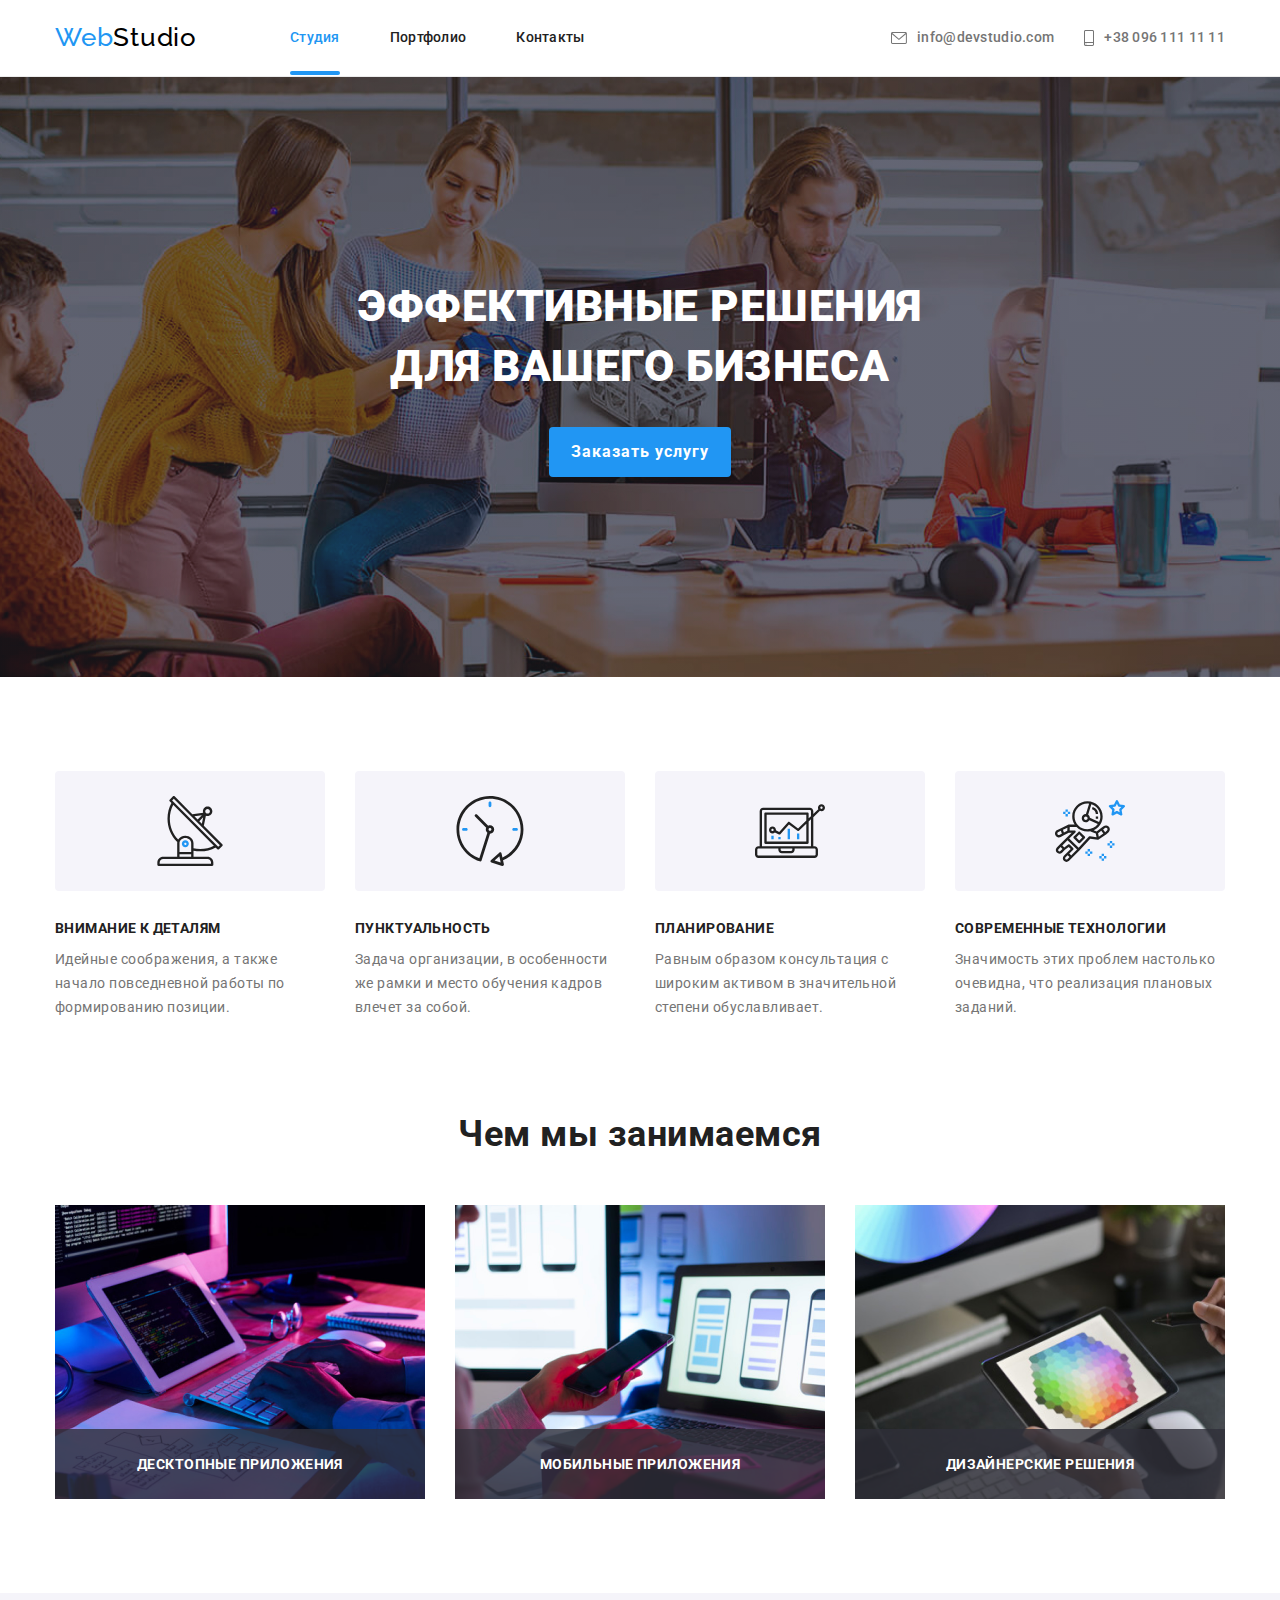
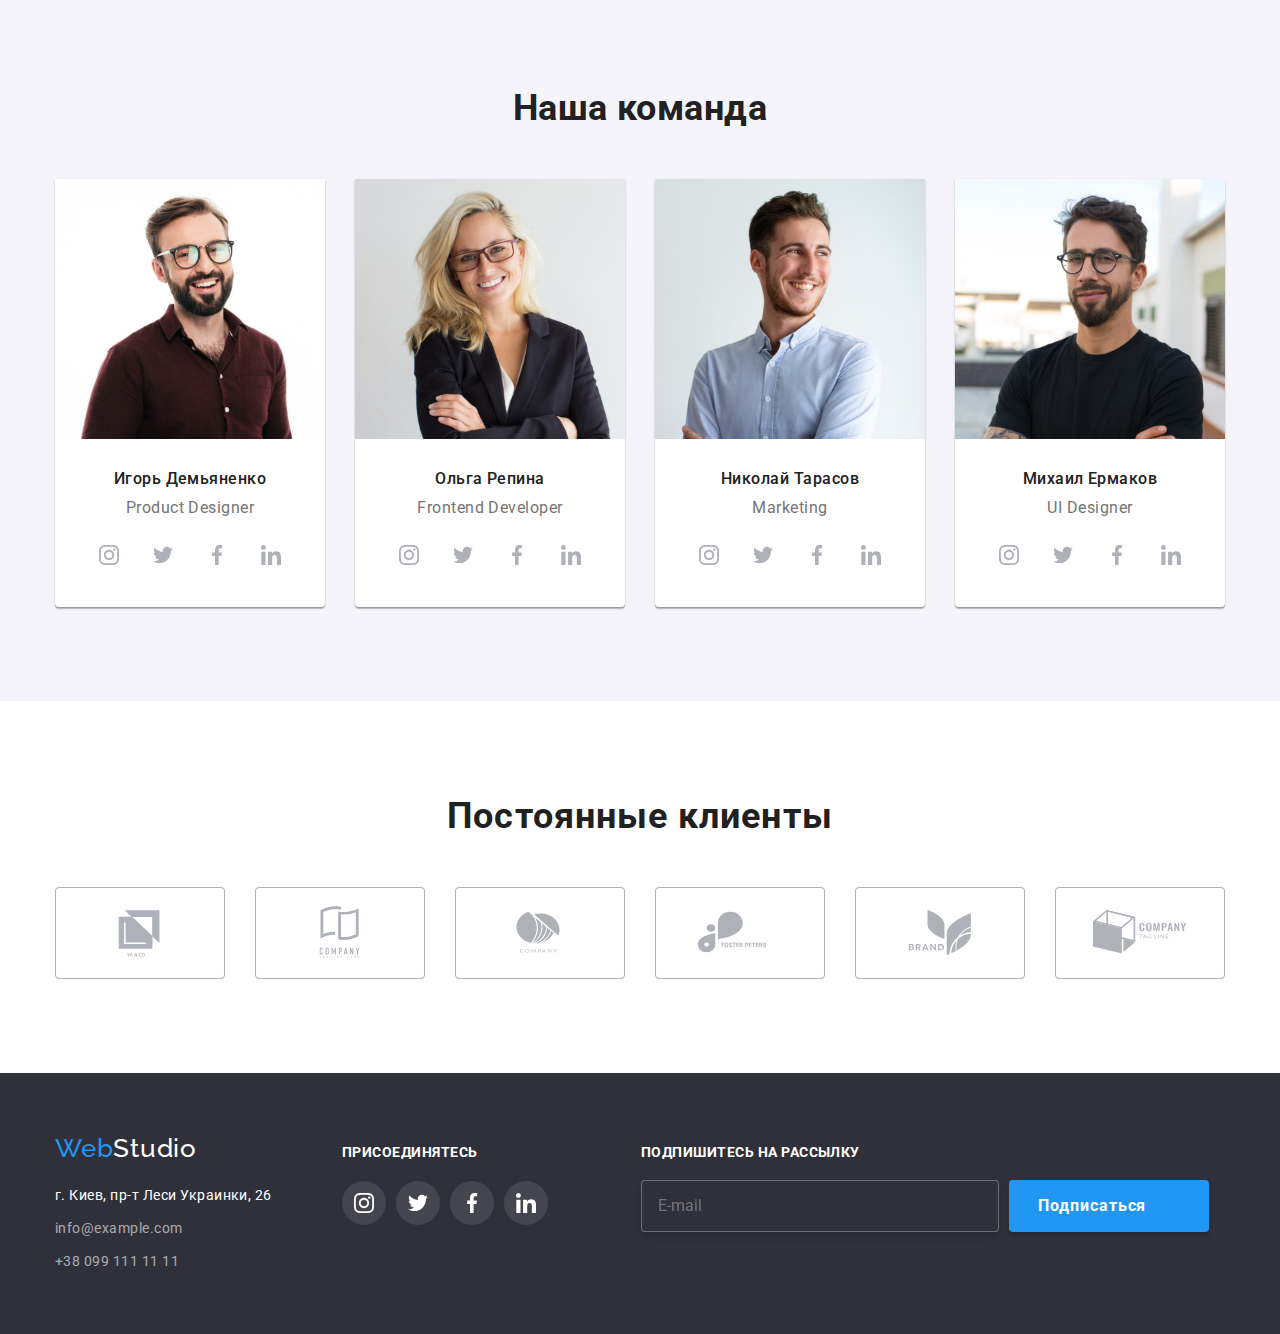
<file: index.html>
<!DOCTYPE html>
<html lang="ru">
  <head>
    <meta charset="UTF-8" />
    <meta http-equiv="X-UA-Compatible" content="IE=edge" />
    <meta name="viewport" content="width=device-width, initial-scale=1.0" />
    <link rel="preconnect" href="https://fonts.googleapis.com" />
    <link rel="preconnect" href="https://fonts.gstatic.com" crossorigin />
    <link rel="preconnect" href="https://fonts.googleapis.com" />
    <link rel="preconnect" href="https://fonts.gstatic.com" crossorigin />
    <link
      href="https://fonts.googleapis.com/css2?family=Raleway:wght@700&family=Roboto:wght@400;500;700;900&display=swap"
      rel="stylesheet"
    />
    <link href="./css/modern-normalize.css" rel="stylesheet" />
    <link href="./css/styles.css" rel="stylesheet" />
    <title>Студия</title>
  </head>
  <body>
    <!-- Header-->

    <header>
      <div class="nav container centered">
        <a href="" class="logo"><span class="web">Web</span>Studio</a>
        <nav>
          <ul class="nav-bar">
            <li>
              <a href="" class="nav-link current-page"> Студия</a>
            </li>
            <li>
              <a href="./portffolio.html" class="nav-link"> Портфолио</a>
            </li>
            <li>
              <a href="" class="nav-link"> Контакты</a>
            </li>
          </ul>
        </nav>
        <div class="nav-contacts">
          <a href="mailto:info@devstudio.com" class="contact">
            <svg width="16px" height="12px" class="icon-color">
              <use href="./images/sprite.svg#icon-mail"></use>
            </svg>
            info@devstudio.com
          </a>
          <a href="tel:+380961111111" class="contact">
            <svg width="10px" height="16px" class="icon-color">
              <use href="./images/sprite.svg#icon-smartphone"></use>
            </svg>
            +38 096 111 11 11
          </a>
        </div>
      </div>
    </header>
    <main>
      <!-- Hero-->

      <section class="hero">
        <h1>
          Эффективные решения<br />
          для вашего бизнеса
        </h1>
        <button class="hero-button" data-modal-open>Заказать услугу</button>
        <div class="backdrop is-hidden" data-modal>
          <div class="hero-modal">
            <button type="button" data-modal-close class="hero-modal_exit">
              <svg width="11" height="11">
                <use href="./images/sprite.svg#icon-vector"></use>
              </svg>
            </button>
            <p class="hero-modal_heading">Оставьте свои данные, мы вам перезвоним</p>
            <form>
              <ul class="hero-modal_form">
                <li>
                  <label for="hero-modal_name">Имя</label>
                  <div>
                    <input
                      type="text"
                      name="name"
                      id="hero-modal_name"
                      class="hero-modal_input"
                      required
                    />
                    <svg width="18" height="18" class="hero-modal_icon">
                      <use href="./images/sprite.svg#icon-person"></use>
                    </svg>
                  </div>
                </li>
                <li>
                  <label for="hero-modal_tel">Телефон</label>
                  <div>
                    <input
                      type="tel"
                      name="phone-number"
                      id="hero-modal_tel"
                      class="hero-modal_input"
                      pattern="[0-9]{10}"
                      title="0500505050"
                      required
                    />
                    <svg width="18" height="18" class="hero-modal_icon">
                      <use href="./images/sprite.svg#icon-phone"></use>
                    </svg>
                  </div>
                </li>
                <li>
                  <label for="hero-modal_email">Почта</label>
                  <div>
                    <input
                      type="email"
                      name="email"
                      id="hero-modal_email"
                      class="hero-modal_input"
                      required
                    />
                    <svg width="18" height="18" class="hero-modal_icon">
                      <use href="./images/sprite.svg#icon-fill_mail"></use>
                    </svg>
                  </div>
                </li>
                <li>
                  <label for="hero-modal_comment" class="hero-modal_comment">Комментарий</label>
                  <textarea
                    name="comment"
                    id="hero-modal_comment"
                    class="hero-modal_input"
                    placeholder="Введите текст"
                  ></textarea>
                </li>
                <li class="hero-modal_agreed">
                  <input
                    type="checkbox"
                    name="license"
                    id="hero-modal_license"
                    class="hero-modal_input"
                    required
                  />
                  <label for="hero-modal_license" class="hero-modal_license">
                    Соглашаюсь с рассылкой и принимаю &#160;
                    <a href="#" class="hero-modal_contract">Условия договора </a>
                  </label>
                </li>
              </ul>
              <button type="submit" class="hero-button hero-modal_button">Отправить</button>
            </form>
          </div>
        </div>
      </section>

      <!-- About us-->

      <section class="us section-padding">
        <h2 hidden>Наши преимущества</h2>
        <div class="container centered">
          <ul class="us-benefits">
            <li>
              <div class="us-icon_box">
                <svg width="70" height="70" class="us-icons">
                  <use href="./images/sprite.svg#icon-antenna"></use>
                </svg>
              </div>
              <h3 class="us-headline">Внимание к деталям</h3>
              <p class="us-title">
                Идейные соображения, а также начало повседневной работы по формированию позиции.
              </p>
            </li>

            <li>
              <div class="us-icon_box">
                <svg width="70" height="70" class="us-icons">
                  <use href="./images/sprite.svg#icon-clock"></use>
                </svg>
              </div>

              <h3 class="us-headline">Пунктуальность</h3>
              <p class="us-title">
                Задача организации, в особенности же рамки и место обучения кадров влечет за собой.
              </p>
            </li>

            <li>
              <div class="us-icon_box">
                <svg width="70" height="70" class="us-icons">
                  <use href="./images/sprite.svg#icon-diagram"></use>
                </svg>
              </div>
              <h3 class="us-headline">Планирование</h3>
              <p class="us-title">
                Равным образом консультация с широким активом в значительной степени обуславливает.
              </p>
            </li>

            <li>
              <div class="us-icon_box">
                <svg width="70" height="70" class="us-icons">
                  <use href="./images/sprite.svg#icon-astronaut"></use>
                </svg>
              </div>
              <h3 class="us-headline">Современные технологии</h3>
              <p class="us-title">
                Значимость этих проблем настолько очевидна, что реализация плановых заданий.
              </p>
            </li>
          </ul>
        </div>
      </section>

      <!-- Our work-->

      <section class="ourwork section-padding">
        <div class="container centered">
          <h2>Чем мы занимаемся</h2>
          <ul class="ourwork-allign">
            <li>
              <img src="./images/image1.jpg" alt="Печатает код" width="370" />
              <div class="ourwork-description_box">
                <p class="ourwork-description">Десктопные приложения</p>
              </div>
            </li>
            <li>
              <img src="./images/image2.jpg" alt="Выбирает тему для смартфона" width="370" />
              <div class="ourwork-description_box">
                <p class="ourwork-description">Мобильные приложения</p>
              </div>
            </li>
            <li>
              <img src="./images/image3.jpg" alt="Выбирает цвет на планшете" width="370" />
              <div class="ourwork-description_box">
                <p class="ourwork-description">Дизайнерские решения</p>
              </div>
            </li>
          </ul>
        </div>
      </section>

      <!-- Team-->

      <section class="team section-padding">
        <h2>Наша команда</h2>
        <div class="container centered">
          <ul class="team-work">
            <li class="team-block">
              <img src="./images/image4.jpg" alt="Игорь Демьяненко" width="270" />
              <h3 class="employee">Игорь Демьяненко</h3>
              <p lang="en" class="profession">Product Designer</p>
              <div class="team-contacts">
                <a href="#">
                  <svg width="20px" height="20px">
                    <use href="./images/sprite.svg#icon-instagram"></use>
                  </svg>
                </a>
                <a href="#">
                  <svg width="20px" height="20px">
                    <use href="./images/sprite.svg#icon-twitter"></use>
                  </svg>
                </a>
                <a href="#">
                  <svg width="20px" height="20px">
                    <use href="./images/sprite.svg#icon-facebook"></use>
                  </svg>
                </a>
                <a href="#">
                  <svg width="20px" height="20px">
                    <use href="./images/sprite.svg#icon-linkedin"></use>
                  </svg>
                </a>
              </div>
            </li>
            <li class="team-block">
              <img src="./images/image5.jpg" alt="Ольга Репина" width="270" />
              <h3 class="employee">Ольга Репина</h3>
              <p lang="en" class="profession">Frontend Developer</p>
              <div class="team-contacts">
                <a href="#">
                  <svg width="20px" height="20px">
                    <use href="./images/sprite.svg#icon-instagram"></use>
                  </svg>
                </a>
                <a href="#">
                  <svg width="20px" height="20px">
                    <use href="./images/sprite.svg#icon-twitter"></use>
                  </svg>
                </a>
                <a href="#">
                  <svg width="20px" height="20px">
                    <use href="./images/sprite.svg#icon-facebook"></use>
                  </svg>
                </a>
                <a href="#">
                  <svg width="20px" height="20px">
                    <use href="./images/sprite.svg#icon-linkedin"></use>
                  </svg>
                </a>
              </div>
            </li>
            <li class="team-block">
              <img src="./images/image6.jpg" alt="Николай Тарасов" width="270" />
              <h3 class="employee">Николай Тарасов</h3>
              <p lang="en" class="profession">Marketing</p>
              <div class="team-contacts">
                <a href="#">
                  <svg width="20px" height="20px">
                    <use href="./images/sprite.svg#icon-instagram"></use>
                  </svg>
                </a>
                <a href="#">
                  <svg width="20px" height="20px">
                    <use href="./images/sprite.svg#icon-twitter"></use>
                  </svg>
                </a>
                <a href="#">
                  <svg width="20px" height="20px">
                    <use href="./images/sprite.svg#icon-facebook"></use>
                  </svg>
                </a>
                <a href="#">
                  <svg width="20px" height="20px">
                    <use href="./images/sprite.svg#icon-linkedin"></use>
                  </svg>
                </a>
              </div>
            </li>
            <li class="team-block">
              <img src="./images/image7.jpg" alt="Михаил Ермаков" width="270" />
              <h3 class="employee">Михаил Ермаков</h3>
              <p lang="en" class="profession">UI Designer</p>
              <div class="team-contacts">
                <a href="#">
                  <svg width="20px" height="20px">
                    <use href="./images/sprite.svg#icon-instagram"></use>
                  </svg>
                </a>
                <a href="#">
                  <svg width="20px" height="20px">
                    <use href="./images/sprite.svg#icon-twitter"></use>
                  </svg>
                </a>
                <a href="#">
                  <svg width="20px" height="20px">
                    <use href="./images/sprite.svg#icon-facebook"></use>
                  </svg>
                </a>
                <a href="#">
                  <svg width="20px" height="20px">
                    <use href="./images/sprite.svg#icon-linkedin"></use>
                  </svg>
                </a>
              </div>
            </li>
          </ul>
        </div>
      </section>

      <!-- Clients -->

      <section class="clients section-padding">
        <div class="container centered">
          <h2>Постоянные клиенты</h2>
          <div class="clients-icons">
            <a href="#">
              <svg width="106px" height="60px" class="clients-company">
                <use href="./images/sprite.svg#icon-logo"></use>
              </svg>
            </a>
            <a href="#">
              <svg width="106" height="60" class="clients-company">
                <use href="./images/sprite.svg#icon-logo-1"></use>
              </svg>
            </a>
            <a href="#">
              <svg width="106" height="60" class="clients-company">
                <use href="./images/sprite.svg#icon-logo-2"></use>
              </svg>
            </a>
            <a href="#">
              <svg width="106" height="60" class="clients-company">
                <use href="./images/sprite.svg#icon-logo-3"></use>
              </svg>
            </a>
            <a href="#">
              <svg width="106" height="60" class="clients-company">
                <use href="./images/sprite.svg#icon-logo-4"></use>
              </svg>
            </a>
            <a href="#">
              <svg width="106" height="60" class="clients-company">
                <use href="./images/sprite.svg#icon-logo-5"></use>
              </svg>
            </a>
          </div>
        </div>
      </section>
    </main>

    <!-- Footer -->

    <footer>
      <div class="container centered">
        <div class="footer-studio">
          <a href="" class="logo"><span class="web">Web</span>Studio</a>
          <address>г. Киев, пр-т Леси Украинки, 26</address>
          <a href="mailto:info@devstudio.com" class="footer-contact">info@example.com</a>
          <a href="tel:+380961111111" class="footer-contact">+38 099 111 11 11</a>
        </div>
        <div class="footer-connect">
          <p>Присоединятесь</p>
          <ul>
            <li>
              <a href="#" class="footer-social">
                <svg width="20px" height="20px" class="footer-icons">
                  <use href="./images/sprite.svg#icon-instagram"></use>
                </svg>
              </a>
            </li>
            <li>
              <a href="#" class="footer-social">
                <svg width="20px" height="20px" class="footer-icons">
                  <use href="./images/sprite.svg#icon-twitter"></use>
                </svg>
              </a>
            </li>
            <li>
              <a href="#" class="footer-social">
                <svg width="20px" height="20px" class="footer-icons">
                  <use href="./images/sprite.svg#icon-facebook"></use>
                </svg>
              </a>
            </li>
            <li>
              <a href="#" class="footer-social">
                <svg width="20px" height="20px" class="footer-icons">
                  <use href="./images/sprite.svg#icon-linkedin"></use>
                </svg>
              </a>
            </li>
          </ul>
        </div>
        <div>
          <form class="footer-mailing">
            <label for="footer-mailing_filed" class="footer-mailing_description">
              Подпишитесь на рассылку
            </label>
            <div>
              <input
                type="email"
                name="mailing"
                class="footer-mailing_filed"
                id="footer-mailing_filed"
                placeholder="E-mail"
              />
              <button type="submit" class="footer-mailing_button">
                Подписаться
                <svg width="24px" height="24px" class="footer-icon_send">
                  <use href="./images/sprite.svg#icon-send"></use>
                </svg>
              </button>
            </div>
          </form>
        </div>
      </div>
    </footer>
    <script src="./js/modal.js"></script>
  </body>
</html>
</file>
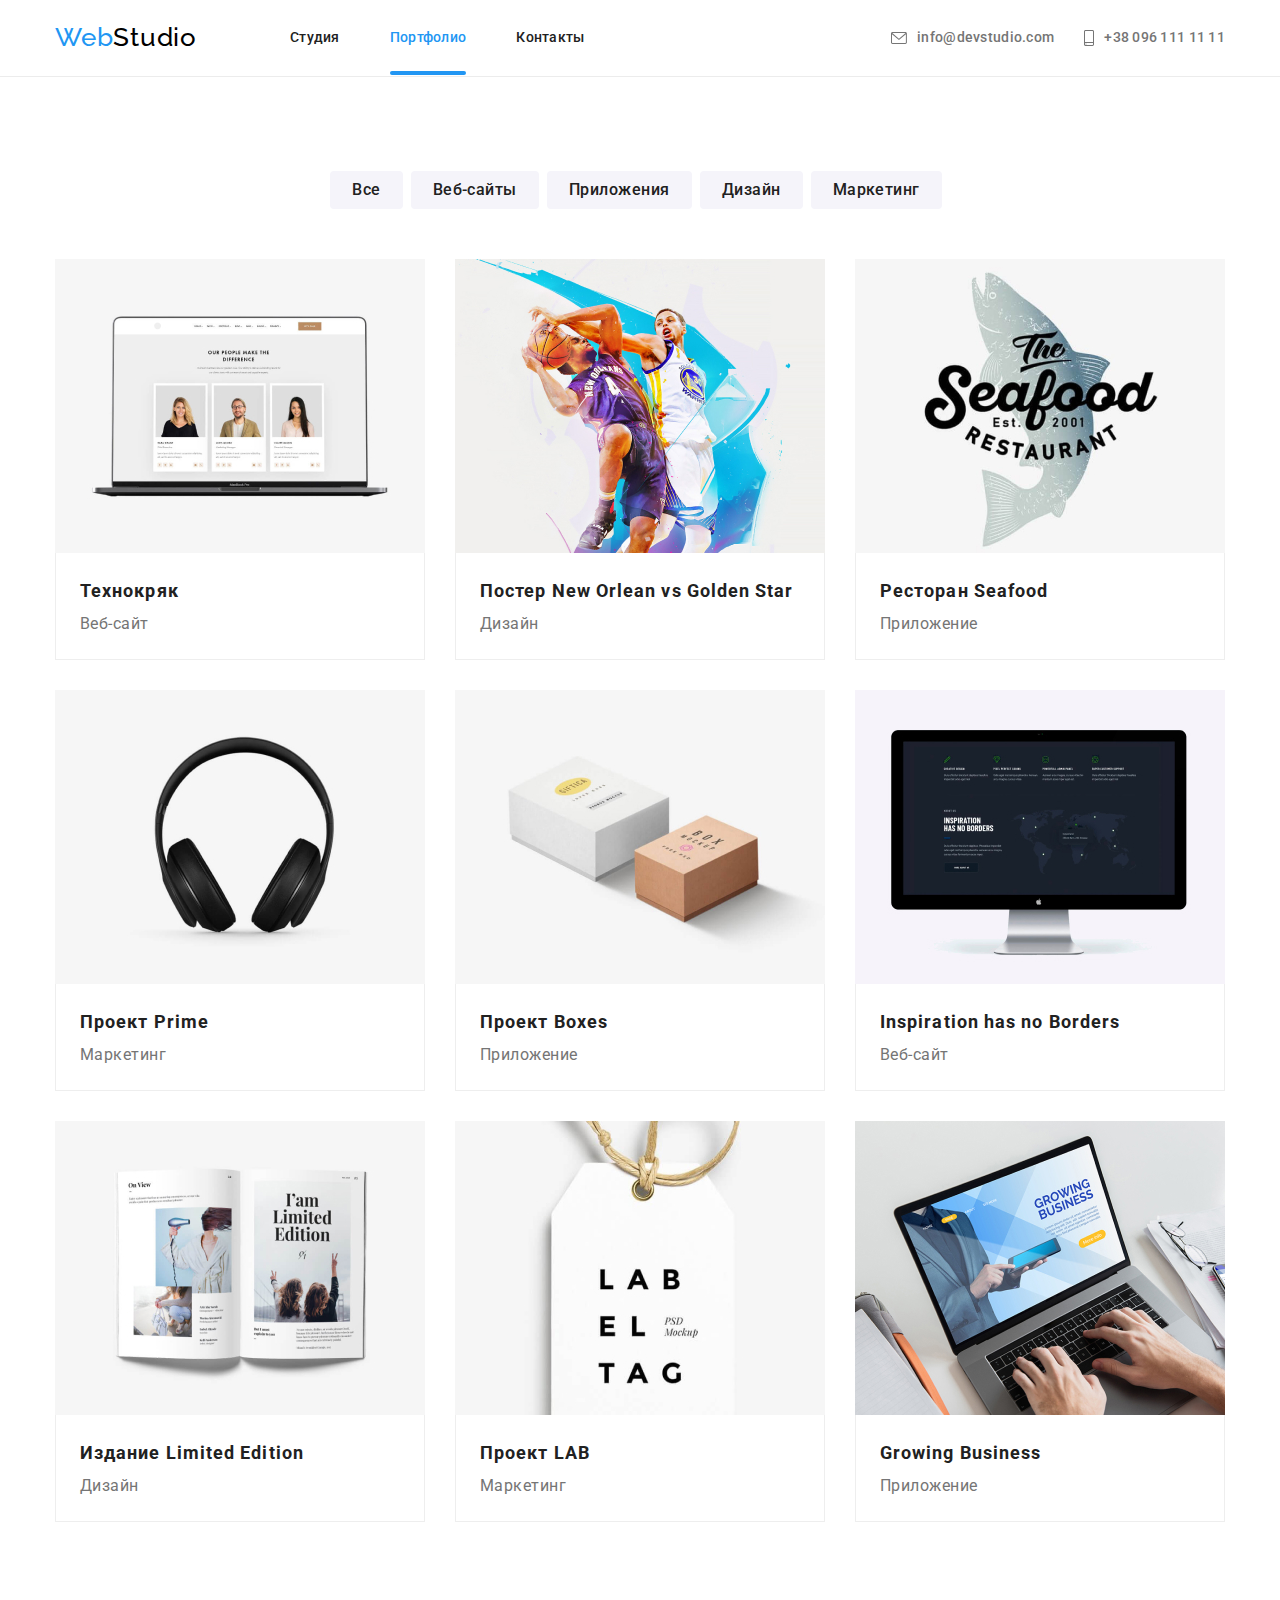
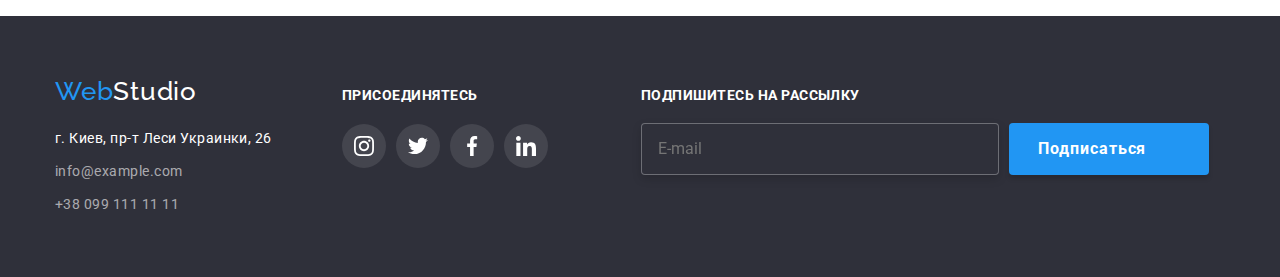
<file: portffolio.html>
<!DOCTYPE html>
<html lang="ru">
  <head>
    <meta charset="UTF-8" />
    <meta http-equiv="X-UA-Compatible" content="IE=edge" />
    <meta name="viewport" content="width=device-width, initial-scale=1.0" />
    <link rel="preconnect" href="https://fonts.googleapis.com" />
    <link rel="preconnect" href="https://fonts.gstatic.com" crossorigin />
    <link rel="preconnect" href="https://fonts.googleapis.com" />
    <link rel="preconnect" href="https://fonts.gstatic.com" crossorigin />
    <link
      href="https://fonts.googleapis.com/css2?family=Raleway:wght@700&family=Roboto:wght@400;500;700;900&display=swap"
      rel="stylesheet"
    />
    <link href="./css/modern-normalize.css" rel="stylesheet" />
    <link href="./css/styles.css" rel="stylesheet" />
    <title>Портфолио</title>
  </head>
  <body>
    <!-- Header-->

    <header>
      <div class="nav container centered">
        <a href="" class="logo"><span class="web">Web</span>Studio</a>
        <nav>
          <ul class="nav-bar">
            <li class="test">
              <a href="./index.html" class="nav-link"> Студия</a>
            </li>
            <li>
              <a href="./portffolio.html" class="nav-link current-page"> Портфолио</a>
            </li>
            <li>
              <a href="" class="nav-link"> Контакты</a>
            </li>
          </ul>
        </nav>
        <div class="nav-contacts">
          <a href="mailto:info@devstudio.com" class="contact">
            <svg width="16px" height="12px" class="icon-color">
              <use href="./images/sprite.svg#icon-mail"></use>
            </svg>
            info@devstudio.com
          </a>
          <a href="tel:+380961111111" class="contact">
            <svg width="10px" height="16px" class="icon-color">
              <use href="./images/sprite.svg#icon-smartphone"></use>
            </svg>
            +38 096 111 11 11
          </a>
        </div>
      </div>
    </header>
    <main>
      <!-- Portffolio -->

      <section class="section-padding">
        <!-- Filter -->

        <ul class="filter container centered">
          <li>
            <button class="filter-button">Все</button>
          </li>
          <li>
            <button class="filter-button">Веб-сайты</button>
          </li>
          <li>
            <button class="filter-button">Приложения</button>
          </li>
          <li>
            <button class="filter-button">Дизайн</button>
          </li>
          <li>
            <button class="filter-button">Маркетинг</button>
          </li>
        </ul>

        <!-- Projects -->

        <ul class="project container centered">
          <li class="project-list">
            <div class="project-overlay">
              <img src="./images/Notebook.jpg" alt="Ноутбук" width="370" class="project-image" />
              <div class="project-text_box overlay">
                <p class="project-text">
                  Технокряк это современная площадка распространения коронавируса. Компании
                  используют эту платформу для цифрового шпионажа и атак на защищённые сервера
                  конкурентов.
                </p>
              </div>
            </div>
            <div class="border">
              <h2 class="project-title">Технокряк</h2>
              <p class="project-filter">Веб-сайт</p>
            </div>
          </li>
          <li class="project-list">
            <div class="project-overlay">
              <img src="./images/Baskeball.jpg" alt="Баскетбол" width="370" class="project-image" />
              <div class="project-text_box overlay">
                <p class="project-text">
                  Технокряк это современная площадка распространения коронавируса. Компании
                  используют эту платформу для цифрового шпионажа и атак на защищённые сервера
                  конкурентов.
                </p>
              </div>
            </div>
            <div class="border">
              <h2 class="project-title">Постер New Orlean vs Golden Star</h2>
              <p class="project-filter">Дизайн</p>
            </div>
          </li>
          <li class="project-list">
            <div class="project-overlay">
              <img
                src="./images/seafood.jpg"
                alt=" Ресторан Seafood"
                width="370"
                class="project-image"
              />
              <div class="project-text_box overlay">
                <p class="project-text">
                  Технокряк это современная площадка распространения коронавируса. Компании
                  используют эту платформу для цифрового шпионажа и атак на защищённые сервера
                  конкурентов.
                </p>
              </div>
            </div>
            <div class="border">
              <h2 class="project-title">Ресторан Seafood</h2>
              <p class="project-filter">Приложение</p>
            </div>
          </li>
          <li class="project-list">
            <div class="project-overlay">
              <img src="./images/headphones.jpg" alt="Наушники" width="370" class="project-image" />
              <div class="project-text_box overlay">
                <p class="project-text">
                  Технокряк это современная площадка распространения коронавируса. Компании
                  используют эту платформу для цифрового шпионажа и атак на защищённые сервера
                  конкурентов.
                </p>
              </div>
            </div>
            <div class="border">
              <h2 class="project-title">Проект Prime</h2>
              <p class="project-filter">Маркетинг</p>
            </div>
          </li>
          <li class="project-list">
            <div class="project-overlay">
              <img src="./images/rubber.jpg" alt="Ластик" width="370" class="project-image" />
              <div class="project-text_box overlay">
                <p class="project-text">
                  Технокряк это современная площадка распространения коронавируса. Компании
                  используют эту платформу для цифрового шпионажа и атак на защищённые сервера
                  конкурентов.
                </p>
              </div>
            </div>
            <div class="border">
              <h2 class="project-title">Проект Boxes</h2>
              <p class="project-filter">Приложение</p>
            </div>
          </li>
          <li class="project-list">
            <div class="project-overlay">
              <img src="./images/display.jpg" alt="Монитор" width="370" class="project-image" />
              <div class="project-text_box overlay">
                <p class="project-text">
                  Технокряк это современная площадка распространения коронавируса. Компании
                  используют эту платформу для цифрового шпионажа и атак на защищённые сервера
                  конкурентов.
                </p>
              </div>
            </div>
            <div class="border">
              <h2 class="project-title">Inspiration has no Borders</h2>
              <p class="project-filter">Веб-сайт</p>
            </div>
          </li>
          <li class="project-list">
            <div class="project-overlay">
              <img src="./images/book.jpg" alt="Книга" width="370" class="project-image" />
              <div class="project-text_box overlay">
                <p class="project-text">
                  Технокряк это современная площадка распространения коронавируса. Компании
                  используют эту платформу для цифрового шпионажа и атак на защищённые сервера
                  конкурентов.
                </p>
              </div>
            </div>
            <div class="border">
              <h2 class="project-title">Издание Limited Edition</h2>
              <p class="project-filter">Дизайн</p>
            </div>
          </li>
          <li class="project-list">
            <div class="project-overlay">
              <img src="./images/label.jpg" alt="Бирка" width="370" class="project-image" />
              <div class="project-text_box overlay">
                <p class="project-text">
                  Технокряк это современная площадка распространения коронавируса. Компании
                  используют эту платформу для цифрового шпионажа и атак на защищённые сервера
                  конкурентов.
                </p>
              </div>
            </div>
            <div class="border">
              <h2 class="project-title">Проект LAB</h2>
              <p class="project-filter">Маркетинг</p>
            </div>
          </li>
          <li class="project-list">
            <div class="project-overlay">
              <img
                src="./images/printing.jpg"
                alt="Набор текста на клавиатуре"
                width="370"
                class="project-image"
              />
              <div class="project-text_box overlay">
                <p class="project-text">
                  Технокряк это современная площадка распространения коронавируса. Компании
                  используют эту платформу для цифрового шпионажа и атак на защищённые сервера
                  конкурентов.
                </p>
              </div>
            </div>
            <div class="border">
              <h2 class="project-title">Growing Business</h2>
              <p class="project-filter">Приложение</p>
            </div>
          </li>
        </ul>
      </section>
    </main>

    <!-- Footer -->

    <footer>
      <div class="container centered">
        <div class="footer-studio">
          <a href="" class="logo"><span class="web">Web</span>Studio</a>
          <address>г. Киев, пр-т Леси Украинки, 26</address>
          <a href="mailto:info@devstudio.com" class="footer-contact">info@example.com</a>
          <a href="tel:+380961111111" class="footer-contact">+38 099 111 11 11</a>
        </div>
        <div class="footer-connect">
          <p>Присоединятесь</p>
          <ul>
            <li>
              <a href="#" class="footer-social">
                <svg width="20px" height="20px" class="footer-icons">
                  <use href="./images/sprite.svg#icon-instagram"></use>
                </svg>
              </a>
            </li>
            <li>
              <a href="#" class="footer-social">
                <svg width="20px" height="20px" class="footer-icons">
                  <use href="./images/sprite.svg#icon-twitter"></use>
                </svg>
              </a>
            </li>
            <li>
              <a href="#" class="footer-social">
                <svg width="20px" height="20px" class="footer-icons">
                  <use href="./images/sprite.svg#icon-facebook"></use>
                </svg>
              </a>
            </li>
            <li>
              <a href="#" class="footer-social">
                <svg width="20px" height="20px" class="footer-icons">
                  <use href="./images/sprite.svg#icon-linkedin"></use>
                </svg>
              </a>
            </li>
          </ul>
        </div>
        <div>
          <form class="footer-mailing">
            <label for="footer-mailing_filed" class="footer-mailing_description">
              Подпишитесь на рассылку
            </label>
            <div>
              <input
                type="email"
                name="mailing"
                class="footer-mailing_filed"
                id="footer-mailing_filed"
                placeholder="E-mail"
              />
              <button type="submit" class="footer-mailing_button">
                Подписаться
                <svg width="24px" height="24px" class="footer-icon_send">
                  <use href="./images/sprite.svg#icon-send"></use>
                </svg>
              </button>
            </div>
          </form>
        </div>
      </div>
    </footer>
    <script src="./js/modal.js"></script>
  </body>
</html>
</file>
<file: css/styles.css>
/* Colors
main-color #FFFFFF
bg-color #F5F4FA
bg-alternate-color #2F303A
headline-color #212121
text-color #757575
accent-color #2196F3
textoppacity-color rgba(255, 255, 255, 0.6);
*/

/* Styles
Raleway, style - normal, bold (700)
Roboto, style - normal, semi-bold (500)
Roboto, style - normal, bold (900)
Roboto, style - normal, normal (400)


*/

:root {
  --main-color: #ffffff;
  --bg-color: #f5f4fa;
  --bg-alternate-color: #2f303a;
  --headline-color: #212121;
  --text-color: #757575;
  --accent-color: #2196f3;
  --textoppacity-color: rgba(255, 255, 255, 0.6);
  --nav_logo-color: #000000;
  --border-color: #ececec;
  --portffolio-border: #eeeeee;
  --team-icon-color: #afb1b8;
  --transition-time-cubic: 250ms cubic-bezier(0.4, 0, 0.2, 1);
}

/* Global */

body {
  color: var(--text-color);
  background-color: var(--main-color);

  font-family: 'roboto', sans-serif;
  letter-spacing: 0.03em;
}

a {
  text-decoration: none;
}

li {
  list-style-type: none;
}

ul {
  padding: 0%;
}

.container {
  width: 1200px;
  padding-left: 15px;
  padding-right: 15px;
}

.centered {
  margin-right: auto;
  margin-left: auto;
}

.section-padding {
  padding-top: 94px;
  padding-bottom: 94px;
}

img {
  display: block;
}

.overlay {
  position: absolute;
  width: 100%;
  height: 100%;
  bottom: 0px;

  transform: translateY(100%);
  transition: transform var(--transition-time-cubic);
}

/* logo */

.logo {
  color: var(--nav_logo-color);
  font-family: 'Raleway', sans-serif;
  font-weight: 500;
  font-size: 26px;
  line-height: 1.2;
  letter-spacing: 0.03em;
}
.nav .logo {
  margin-right: 93px;
}

.logo .web {
  color: var(--accent-color);
}

/* Header */
header {
  border-bottom: 1px solid var(--border-color);
}
.nav {
  display: flex;
  align-items: center;
}

.nav-bar {
  display: flex;
  margin-top: 0px;
  margin-bottom: 0px;
}

.nav-bar li {
  margin-right: 50px;
}

.nav-bar li:last-child {
  margin-right: 0px;
}

.nav-link {
  position: relative;
  padding-top: 30px;
  padding-bottom: 30px;

  color: var(--headline-color);

  font-weight: 500;
  font-size: 14px;
  line-height: 1.42;
  letter-spacing: 0.02em;

  transition: color var(--transition-time-cubic);
}

.contact {
  padding-top: 30px;
  padding-bottom: 30px;

  color: var(--text-color);
  text-decoration: none;

  transition: color var(--transition-time-cubic);
}

.nav-contacts {
  display: flex;
  justify-content: center;
  align-items: center;
  margin-left: auto;

  font-weight: 500;
  font-size: 14px;
  line-height: 1.14;
  letter-spacing: 0.02em;
}

.nav-contacts a:first-child {
  margin-right: 30px;
}

.nav-contacts a svg {
  margin-right: 10px;

  transition: fill var(--transition-time-cubic);
}

.contact {
  display: flex;
  justify-content: center;
  align-items: center;
}
.icon-color {
  fill: var(--text-color);
  margin-right: 10px;
}

.contact:hover svg,
.contact:focus svg {
  fill: var(--accent-color);
}

.nav-link:hover,
.nav-link:focus,
.contact:hover,
.contact:focus,
.footer-contact:hover,
.footer-contact:focus {
  color: var(--accent-color);
}

.nav-link.current-page {
  color: var(--accent-color);
}

.nav-link.current-page::before {
  content: '';
  position: absolute;
  bottom: 0px;
  height: 4px;
  width: 100%;
  background-color: var(--accent-color);
  border-radius: 2px;
}

/* Hero */

.hero {
  padding-top: 200px;
  padding-bottom: 200px;

  text-align: center;

  background-image: linear-gradient(rgba(47, 48, 58, 0.4), rgba(47, 48, 58, 0.4)),
    url(../images/Hero.jpg);
  background-repeat: no-repeat;
  background-position: center;
  background-size: cover;
}

.hero h1 {
  margin-top: 0px;
  margin-bottom: 0px;

  color: #ffffff;

  font-weight: 900;
  font-size: 44px;
  line-height: 1.36;
  text-transform: uppercase;
}

.hero-button {
  margin-top: 30px;
}

.hero-button {
  padding-top: 10px;
  padding-bottom: 10px;
  padding-left: 22px;
  padding-right: 22px;

  color: var(--main-color);
  background-color: var(--accent-color);

  font-family: 'Roboto', sans-serif;
  font-style: normal;
  font-weight: 700;
  font-size: 16px;
  line-height: 1.88;
  letter-spacing: 0.06em;

  box-shadow: 0px 4px 4px rgba(0, 0, 0, 0.15);
  border-radius: 4px;

  border: none;

  cursor: pointer;
}

.backdrop {
  position: fixed;
  top: 0;
  width: 100%;
  height: 100%;
  background-color: rgba(0, 0, 0, 0.2);

  z-index: 100;
  opacity: 1;

  transition: opacity var(--transition-time-cubic);
}

div.is-hidden {
  opacity: 0;
  pointer-events: none;
  visibility: none;
}

.backdrop.is-hidden .hero-modal {
  transform: translate(-50%, -50%) scale(2);
}

.hero-modal {
  position: absolute;
  width: 528px;
  height: 581px;
  left: 50%;
  top: 50%;

  background-color: var(--main-color);

  transform: translate(-50%, -50%) scale(1);
  transition: transform var(--transition-time-cubic);
}

.hero-modal_exit {
  margin-top: 8px;
  margin-right: 8px;

  width: 30px;
  height: 30px;

  background-color: var(--main-color);

  border: 1px solid rgba(0, 0, 0, 0.1);
  border-radius: 50%;

  transition: fill var(--transition-time-cubic);
}

.hero-modal .hero-modal_exit {
  position: absolute;
  right: 8px;
  top: 8px;
  display: flex;
  justify-content: center;
  align-items: center;

  transition: fill var(--transition-time-cubic);
}

.hero-modal_exit:hover,
.hero-modal .hero-modal_exit:focus {
  fill: var(--accent-color);
}

.hero-modal {
  padding: 40px;
}

.hero-modal_heading {
  margin-top: 0px;
  margin-bottom: 12px;

  color: var(--headline-color);

  font-weight: bold;
  font-size: 20px;
  line-height: calc(23 / 20);
  text-align: center;
}

.hero-modal_form {
  margin: 0px;
}

.hero-modal_form li {
  display: flex;
  flex-direction: column;
}

.hero-modal_form li label {
  text-align: start;

  color: var(--text-color);

  font-size: 12px;
  line-height: calc(14 / 12);
  letter-spacing: 0.01em;
}

.hero-modal_input {
  width: 100%;

  padding: 11px 15px;

  font-size: 14px;
  line-height: calc(16 / 14);
  letter-spacing: 0.01em;
  text-indent: calc(42px - 15px);

  border: 1px solid rgba(33, 33, 33, 0.2);
  box-sizing: border-box;
  border-radius: 4px;

  transition: border-color var(--transition-time-cubic);
}

.hero-modal_input:focus {
  border-color: var(--accent-color);
  outline: none;
}

.hero-modal_form li textarea {
  resize: none;
  height: 120px;
  margin-bottom: 25px;
  text-indent: 0px;
}

.hero-modal_form li textarea::placeholder {
  letter-spacing: 0.01em;
  color: rgba(117, 117, 117, 0.5);
}

.hero-modal_form .hero-modal_agreed {
  flex-direction: row;
  justify-content: flex-start;
  align-items: center;
}

.hero-modal_agreed .hero-modal_input {
  position: absolute;
  width: 1px;
  height: 1px;
  margin: -1px;
  border: 0px;
  padding: 0px;
  clip: rect(0 0 0 0);
  overflow: hidden;
}

.hero-modal_agreed .hero-modal_license {
  display: flex;
  align-items: center;

  font-size: 14px;
  line-height: 1.71;
  letter-spacing: 0.03em;
  
}

.hero-modal_form li div {
  position: relative;

  margin-top: 4px;
  margin-bottom: 10px;
}

.hero-modal_icon {
  position: absolute;
  left: 12px;
  top: 11px;

  fill: var(--headline-color);

  transition: fill var(--transition-time-cubic);
}

.hero-modal_input:focus + .hero-modal_icon {
  fill: var(--accent-color);
}

.hero-modal_contract {
  text-decoration: underline;
  color: var(--accent-color);
}

.hero-modal_comment {
  margin-bottom: 4px;
}


.hero-modal_license::before {
  display: block;
  content: '';
  margin-left: 14px;
  margin-right: 7px;

  width: 16px;
  height: 16px;
  border: 2px solid black;
  border-radius: 2px;
}

.hero-modal_agreed .hero-modal_input:checked + .hero-modal_license::before {
  background-color: var(--accent-color);
  background-image: url(../images/sprite/icon_check.svg);
  background-repeat: no-repeat;
  background-size: contain;
  background-position: center;
  border-color: var(--accent-color);

  fill: white;
}

.hero-modal_button {
  padding: 10px 55px;
}

/* About us */

.us {
  text-align: left;
}

.us-icon_box {
  display: flex;
  justify-content: center;
  align-items: center;

  height: 120px;

  margin-bottom: 30px;

  border-radius: 4px;
  background-color: var(--bg-color);
}

.us-icons {
  align-content: center;
}

.us-benefits {
  display: flex;
  margin-top: 0px;
  margin-bottom: 0px;
}
.us-benefits li {
  margin-right: 30px;
}
.us-benefits li:last-child {
  margin-right: 0px;
}

.us-headline {
  margin-top: 0px;
  margin-bottom: 10px;

  color: var(--headline-color);
  font-weight: 700;
  font-size: 14px;
  line-height: 1.14;
  letter-spacing: 0.03em;
  text-transform: uppercase;
}

.us-title {
  margin-top: 0px;
  margin-bottom: 0px;
  width: 270px;
  font-size: 14px;
  line-height: calc(24 / 14);
}

/* Our work */
.ourwork {
  padding-top: 0px;
  text-align: center;
}

.ourwork h2 {
  margin-top: 0px;
  margin-bottom: 50px;

  color: var(--headline-color);
  font-weight: 700;
  font-size: 36px;
  line-height: 1.17;
}

.ourwork-allign {
  display: flex;
  margin-top: 0px;
  margin-bottom: 0px;
}

.ourwork-allign li {
  position: relative;

  margin-right: 30px;
}

.ourwork-allign li:nth-child(3n) {
  margin-right: 0px;
}

.ourwork-description_box {
  position: absolute;
  width: 100%;
  height: 70px;
  margin: 0px;
  bottom: 0px;

  display: flex;
  justify-content: center;
  align-items: center;

  background-color: rgba(47, 48, 58, 0.8);
}

.ourwork-description {
  color: var(--main-color);
  margin: 0;

  font-weight: bold;
  font-size: 14px;
  line-height: calc(16 / 14);
  letter-spacing: 0.03em;
  text-transform: uppercase;
}

/* Team */

.team {
  background-color: var(--bg-color);
  text-align: center;
}

.team h2 {
  margin-top: 0px;
  margin-bottom: 50px;

  color: var(--headline-color);

  font-weight: 700;
  font-size: 36px;
  line-height: 1.17;
}

.team-work {
  display: flex;
  margin-top: 0px;
  margin-bottom: 0px;
}

.team-block {
  margin-right: 30px;
  padding-bottom: 30px;

  background-color: var(--main-color);

  box-shadow: 0px 1px 3px rgba(0, 0, 0, 0.12), 0px 1px 1px rgba(0, 0, 0, 0.14),
    0px 2px 1px rgba(0, 0, 0, 0.2);
  border-radius: 0px 0px 4px 4px;
}

.team-block:last-child {
  margin-right: 0px;
}

.employee {
  margin-top: 30px;
  margin-bottom: 10px;

  color: var(--headline-color);

  font-weight: 500;
  font-size: 16px;
  line-height: 1.19;
}

.profession {
  margin-top: 0px;
  margin-bottom: 16px;
  font-size: 16px;
  line-height: 1.19;
}

.team-contacts {
  display: flex;
  justify-content: center;
}

.team-contacts a:not(:last-child) {
  margin-right: 10px;
}

.team-contacts a {
  width: 44px;
  height: 44px;
  border-radius: 50%;

  transition: background-color var(--transition-time-cubic);
}

.team-contacts svg {
  box-sizing: content-box;
  padding: 12px;
  fill: var(--team-icon-color);

  transition: fill var(--transition-time-cubic);
}

.team-contacts a:hover svg,
.team-contacts a:focus svg {
  fill: var(--main-color);
}

.team-contacts a:hover,
.team-contacts a:focus {
  background-color: var(--accent-color);
}

/* Clinets */
.clients {
  text-align: center;
  margin-left: auto;
  margin-right: auto;

  color: var(--headline-color);
}

.clients h2 {
  margin-bottom: 50px;
  margin-top: 0px;

  font-weight: bold;
  font-size: 36px;
  line-height: 1.17;
  letter-spacing: 0.03em;
}

.clients-icons {
  display: flex;
  justify-content: center;
  align-items: center;
}

.clients-icons a {
  display: flex;
  justify-content: center;
  align-items: center;
  width: 170px;
  height: 92px;
  border-width: 1px;
  border-style: solid;
  border-color: #afb1b8;
  box-sizing: border-box;
  border-radius: 4px;

  transition: border-color var(--transition-time-cubic);
}

.clients-icons a:not(:last-child) {
  margin-right: 30px;
}

.clients-company {
  fill: var(--team-icon-color);

  transition: fill var(--transition-time-cubic);
}

.clients-icons a:hover .clients-company,
.clients-icons a:focus .clients-company {
  fill: var(--accent-color);
}

.clients-icons a:hover,
.clients-icons a:focus {
  border-color: var(--accent-color);
}

/* footer */

footer {
  padding-top: 60px;
  padding-bottom: 60px;

  background-color: var(--bg-alternate-color);
}

footer .logo {
  display: block;
  margin-bottom: 20px;
  color: var(--main-color);
}

footer address {
  margin-bottom: 9px;

  color: var(--main-color);

  font-style: normal;
  font-size: 14px;
  line-height: 1.71;
}
footer .container.centered {
  display: flex;
  justify-content: flex-start;
  align-items: baseline;
}

.footer-contact {
  display: block;
  margin-bottom: 9px;

  color: var(--textoppacity-color);

  font-size: 14px;
  line-height: 1.71;

  transition: color var(--transition-time-cubic);
}

.footer-contact:last-child {
  margin-bottom: 0px;
}

.footer-studio {
  margin-right: 70px;
}

.footer-connect p {
  margin: 0px 0px 20px;

  font-weight: bold;
  font-size: 14px;
  line-height: 1.14;
  text-transform: uppercase;

  color: var(--main-color);
}
.footer-connect ul {
  margin: 0px;
  display: flex;
}

.footer-connect ul li {
  display: block;
}

.footer-connect ul li:not(:last-child) {
  margin-right: 10px;
}

.footer-social {
  display: flex;
  justify-content: center;
  align-items: center;
  width: 44px;
  height: 44px;

  background-color: rgba(255, 255, 255, 0.1);

  border-radius: 50%;

  transition: background-color var(--transition-time-cubic);
}

.footer-social:hover,
.footer-social:focus {
  background-color: var(--accent-color);
}

.footer-icons {
  fill: var(--main-color);
}

.footer-mailing {
  display: flex;
  flex-direction: column;
  margin-left: 93px;
}

.footer-mailing_description {
  margin-bottom: 20px;
  color: var(--main-color);
  font-weight: bold;
  font-size: 14px;
  line-height: calc(16 / 14);
  text-transform: uppercase;
}

.footer-mailing_filed {
  padding: 15px 16px;
  width: 358px;
  margin-right: 10px;

  background-color: var(--bg-alternate-color);

  color: #ffffff99;
  font-size: 16px;
  line-height: 1.25;

  border: 1px solid rgba(255, 255, 255, 0.3);
  border-radius: 4px;
  filter: drop-shadow(0px 4px 4px rgba(0, 0, 0, 0.15));
}

.footer-mailing_filed:placeholder-shown {
  color: #ffffff99;
}

.footer-mailing div {
  display: flex;
}

.footer-mailing_button {
  display: flex;
  justify-content: center;
  align-items: center;

  padding: 10px 29px;

  font-weight: bold;
  font-size: 16px;
  line-height: 1.87;

  color: var(--main-color);
  background-color: var(--accent-color);

  align-items: center;
  text-align: center;
  letter-spacing: 0.06em;

  border: none;
  box-shadow: 0px 4px 4px rgba(0, 0, 0, 0.15);
  border-radius: 4px;
}

.footer-icon_send {
  fill: var(--main-color);
  margin-left: 10px;
}

/* Portffolio page */

/* Filter */

.filter {
  display: flex;
  justify-content: center;
  margin-bottom: 50px;
  margin-top: 0px;
}

.filter li {
  margin-right: 8px;
}

.filter-button {
  padding-top: 6px;
  padding-bottom: 6px;
  padding-right: 22px;
  padding-left: 22px;

  color: var(--headline-color);
  background-color: var(--bg-color);

  font-family: 'Roboto', sans-serif;
  font-style: normal;
  font-weight: 500;
  font-size: 16px;
  line-height: 1.62;

  letter-spacing: 0.03em;

  border-radius: 4px;

  border: none;
  cursor: pointer;

  transition: box-shadow var(--transition-time-cubic), background-color var(--transition-time-cubic),
    color var(--transition-time-cubic);
}

.filter-button:hover,
.filter-button:focus {
  color: var(--main-color);
  background-color: var(--accent-color);

  box-shadow: 0px 3px 1px rgba(0, 0, 0, 0.1), 0px 1px 2px rgba(0, 0, 0, 0.08),
    0px 2px 2px rgba(0, 0, 0, 0.12);
}

/* Project */

.project {
  display: flex;
  flex-wrap: wrap;

  margin-top: 0px;
  margin-bottom: 0px;
}

.project-title {
  margin-top: 0px;
  margin-bottom: 0px;

  color: var(--headline-color);
  font-weight: 700;
  font-size: 18px;
  line-height: 2;
  letter-spacing: 0.06em;
}

.project-filter {
  margin-top: 0px;
  margin-bottom: 0px;

  font-size: 16px;
  line-height: 1.88;
}

.project-list {
  margin-right: 30px;
  margin-bottom: 30px;

  transition: box-shadow var(--transition-time-cubic);
}

.project-list:hover,
.project-list:focus {
  box-shadow: 0px 1px 1px rgba(0, 0, 0, 0.12), 0px 4px 4px rgba(0, 0, 0, 0.06),
    1px 4px 6px rgba(0, 0, 0, 0.16);
}

.project-list:nth-child(3n) {
  margin-right: 0px;
}

.project-list:nth-last-child(-n + 3) {
  margin-bottom: 0px;
}

.project-list .border {
  padding-bottom: 20px;
  padding-top: 20px;
  padding-left: 24px;
  padding-right: 24px;

  border-left: 1px solid var(--portffolio-border);
  border-right: 1px solid var(--portffolio-border);
  border-bottom: 1px solid var(--portffolio-border);
}

.project-overlay {
  position: relative;

  overflow: hidden;
}

.project-text_box {
  width: 100%;
  height: 100%;

  background-color: rgba(33, 150, 243, 0.9);
}

.project-text {
  margin: 63px 24px;

  font-size: 18px;
  line-height: calc(28 / 18);
  color: var(--main-color);
}

.project-overlay:hover .overlay {
  transform: translateY(0%);
}
</file>
